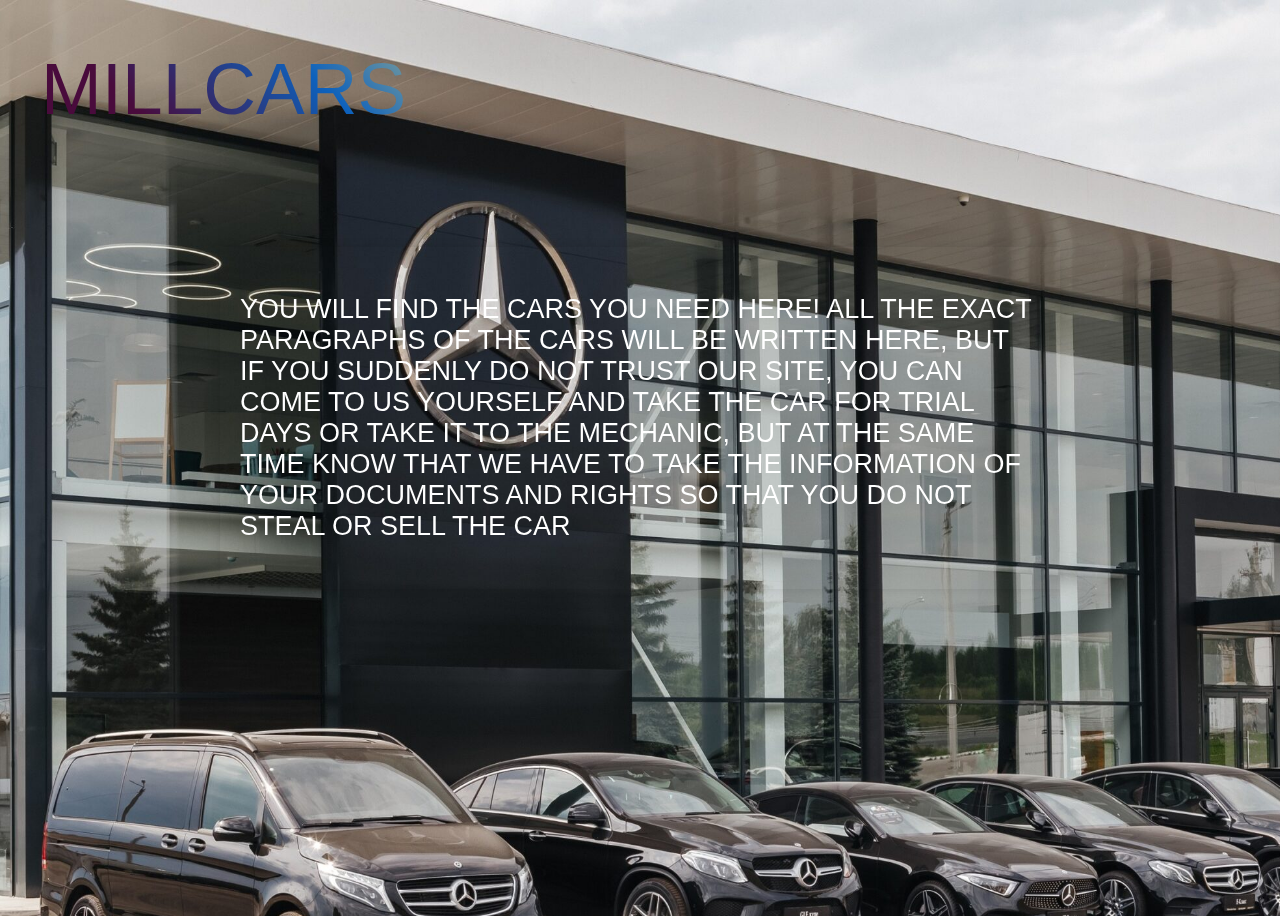
<file: aboutus.html>
<!DOCTYPE html>
<html lang="en">
<head>
    <meta charset="UTF-8">
    <meta name="viewport" content="width=device-width, initial-scale=1.0">
    <title>About Us</title>
    <link rel="stylesheet" href="styleabout.css">
</head>
<body>

    <div class="firmname">
        <p>MILLCARS</p>
    </div>

    <div class="info2">
        <p>You will find the cars you need here!
            All the exact paragraphs of the cars will be written here, 
            but if you suddenly do not trust our site, 
            you can come to us yourself and take the car for trial days or take it to the mechanic,
             but at the same time know that we have to take the information of your documents and rights so that you do not steal or sell the car
            </p>
    </div>




    <div >  

   

    </div>
</body>
</html>
</file>
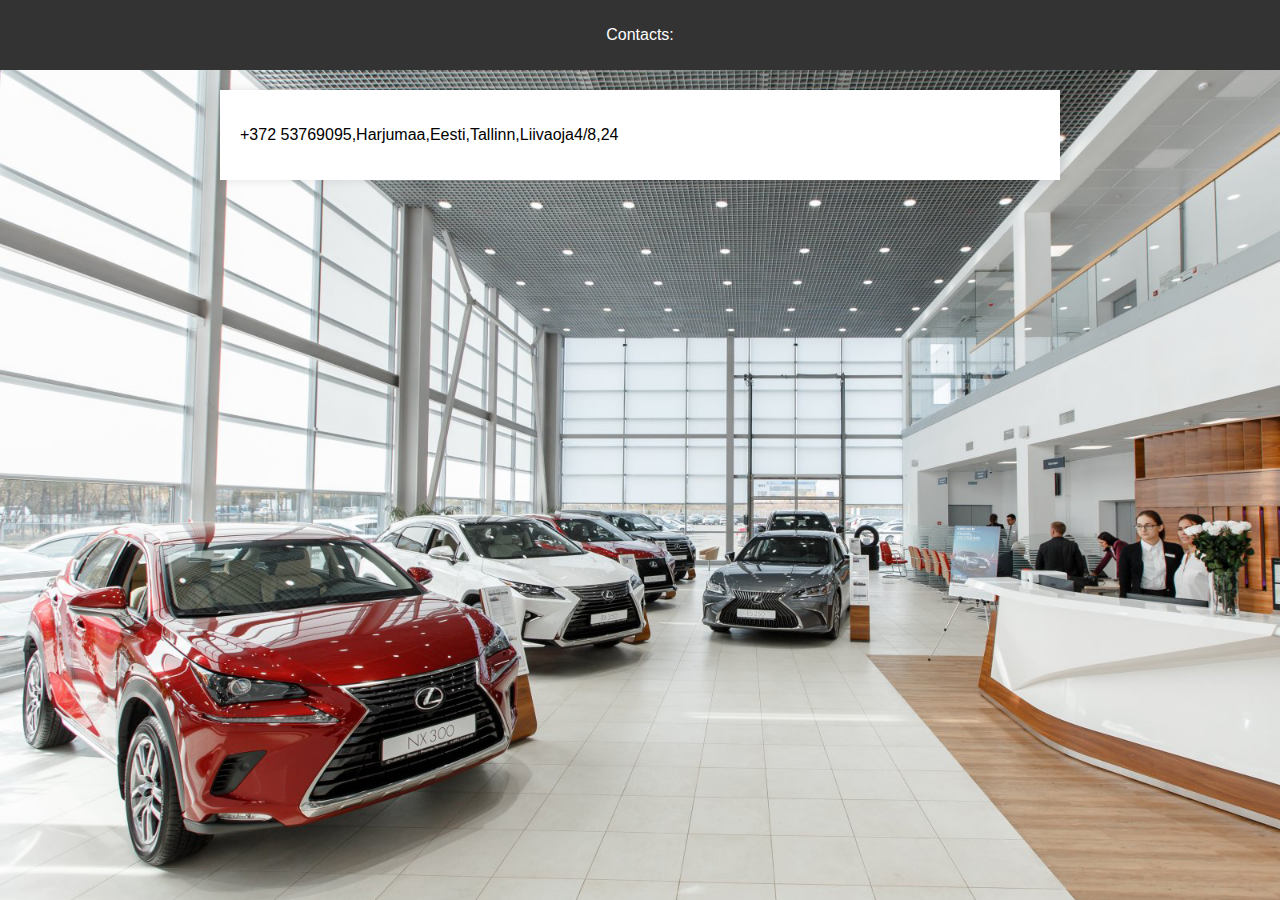
<file: contacts.html>
<!DOCTYPE html>
<html lang="en">
<head>
    <meta charset="UTF-8">
    <meta name="viewport" content="width=device-width, initial-scale=1.0">
    <title>Contacts</title>
    <link rel="stylesheet" href="contactsstyle.css">
</head>
<body>
    <div class="info3">
        <p data-translate="greeting">Contacts:</p>
        
    </div>
<div id="content" class="info4">
    
    <p>+372 53769095,Harjumaa,Eesti,Tallinn,Liivaoja4/8,24</p>

</div>
    



</body>
</html>
</file>
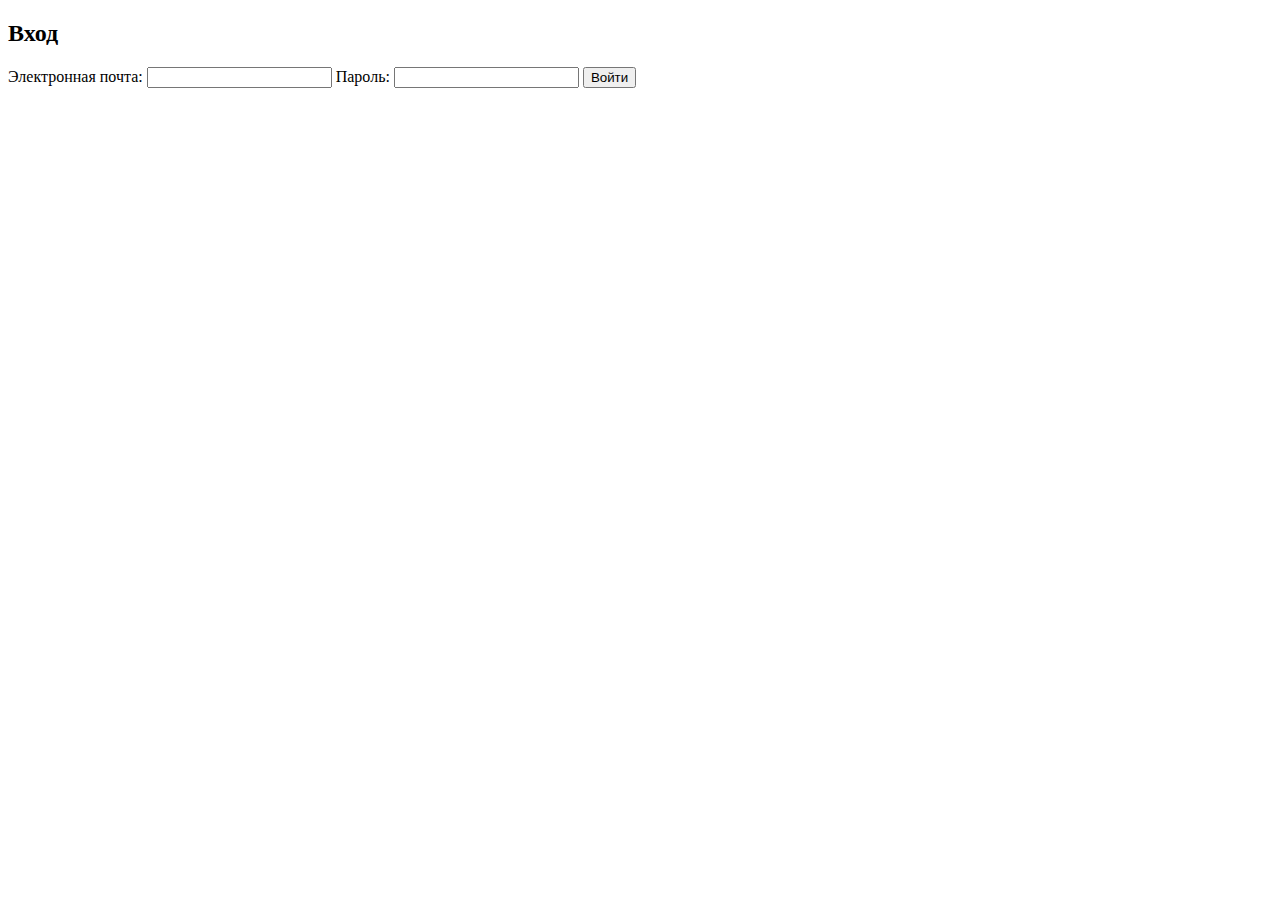
<file: log.html>
<!DOCTYPE html>
<html lang="en">
<head>
    <meta charset="UTF-8">
    <meta name="viewport" content="width=device-width, initial-scale=1.0">
    <title>Вход</title>
</head>
<body>
    <h2>Вход</h2>
    <form action="/login" method="post">
        <label for="email">Электронная почта:</label>
        <input type="email" id="email" name="email" required>

        <label for="password">Пароль:</label>
        <input type="password" id="password" name="password" required>

        <button type="submit">Войти</button>
    </form>
    <form method="post" action="/login">
        <!-- Поля формы входа -->
    </form>
</body>
</html>
</file>
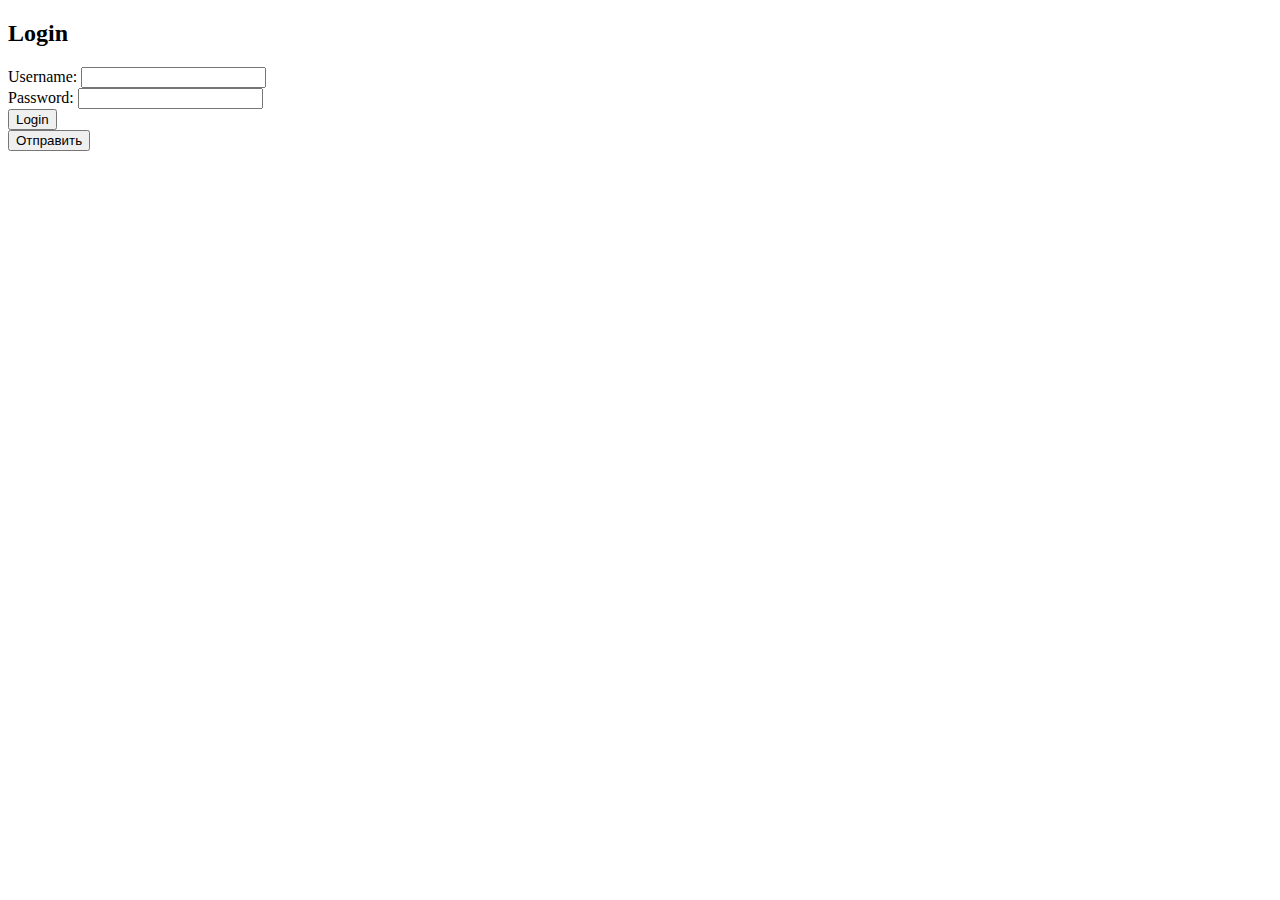
<file: login.html>
<!DOCTYPE html>
<html lang="en">
<head>
    <meta charset="UTF-8">
    <meta name="viewport" content="width=device-width, initial-scale=1.0">
    <title>Login Page</title>
</head>
<body>
    <h2>Login</h2>
    <form id="loginForm">
        <label for="username">Username:</label>
        <input type="text" id="username" name="username" required>
        <br>
        <label for="password">Password:</label>
        <input type="password" id="password" name="password" required>
        <br>
        <button type="button" onclick="login()">Login</button>
    </form>

    <script>
        function login() {
            var username = document.getElementById("username").value;
            var password = document.getElementById("password").value;

            // Perform AJAX request to your server-side authentication endpoint
            // Here you would typically use a library like fetch or jQuery.ajax
            // to send a request to your server for authentication.

            // Assume authentication is successful for the sake of simplicity
            // and redirect the user back to the previous page.
            var previousPage = document.referrer || "/";
            window.location.href = previousPage;
        }
    </script>

<form method="post" action="process.php">
    <input type="hidden" name="csrf_token" value="<?php echo $csrfToken; ?>">
    <!-- Остальные поля формы -->
    <button type="submit">Отправить</button>
</form>

</body>
</html>
</file>
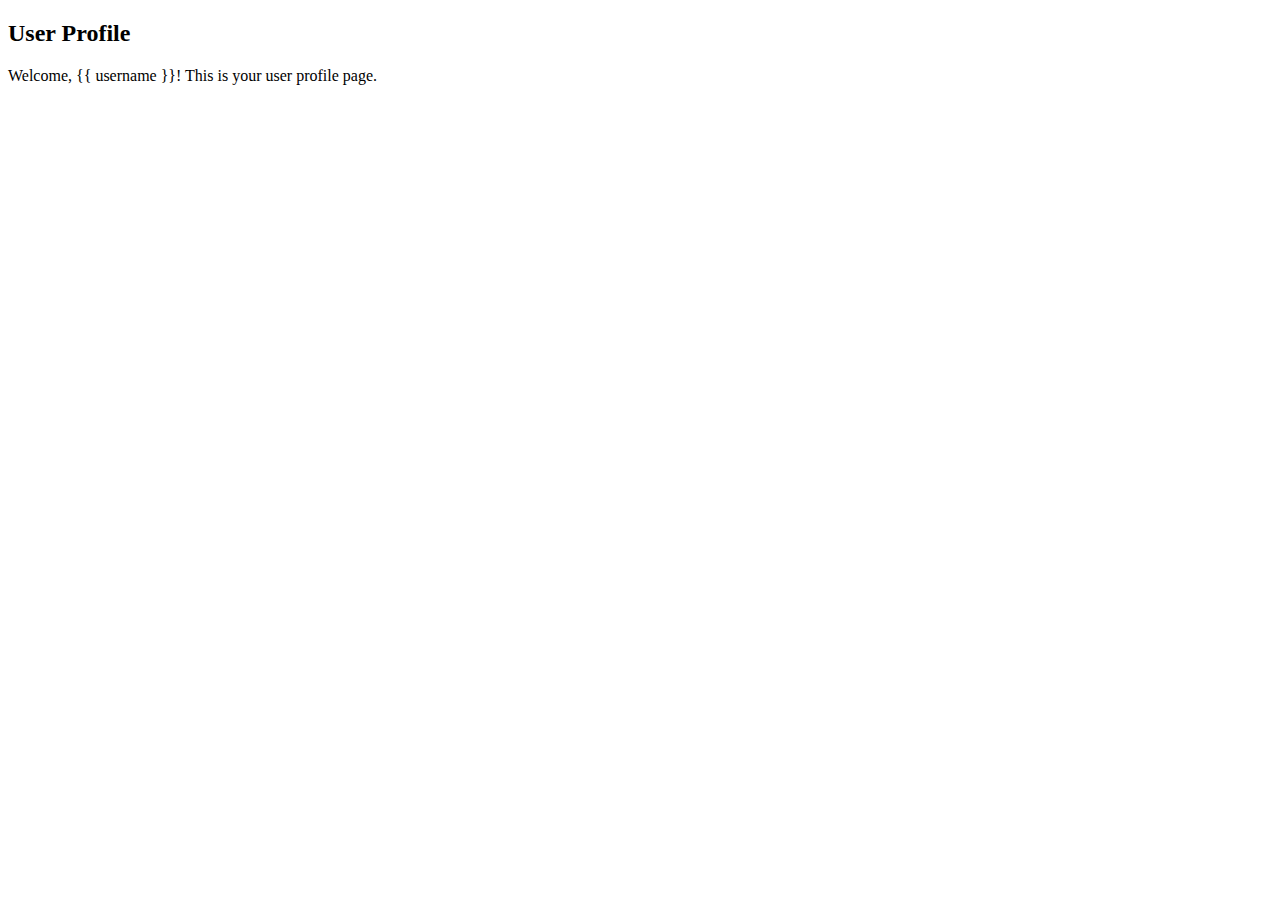
<file: profile.html>
<!DOCTYPE html>
<html lang="en">
<head>
    <meta charset="UTF-8">
    <meta name="viewport" content="width=device-width, initial-scale=1.0">
    <title>User Profile</title>
</head>
<body>
    <h2>User Profile</h2>
    <p>Welcome, {{ username }}! This is your user profile page.</p>
</body>
</html>
</file>
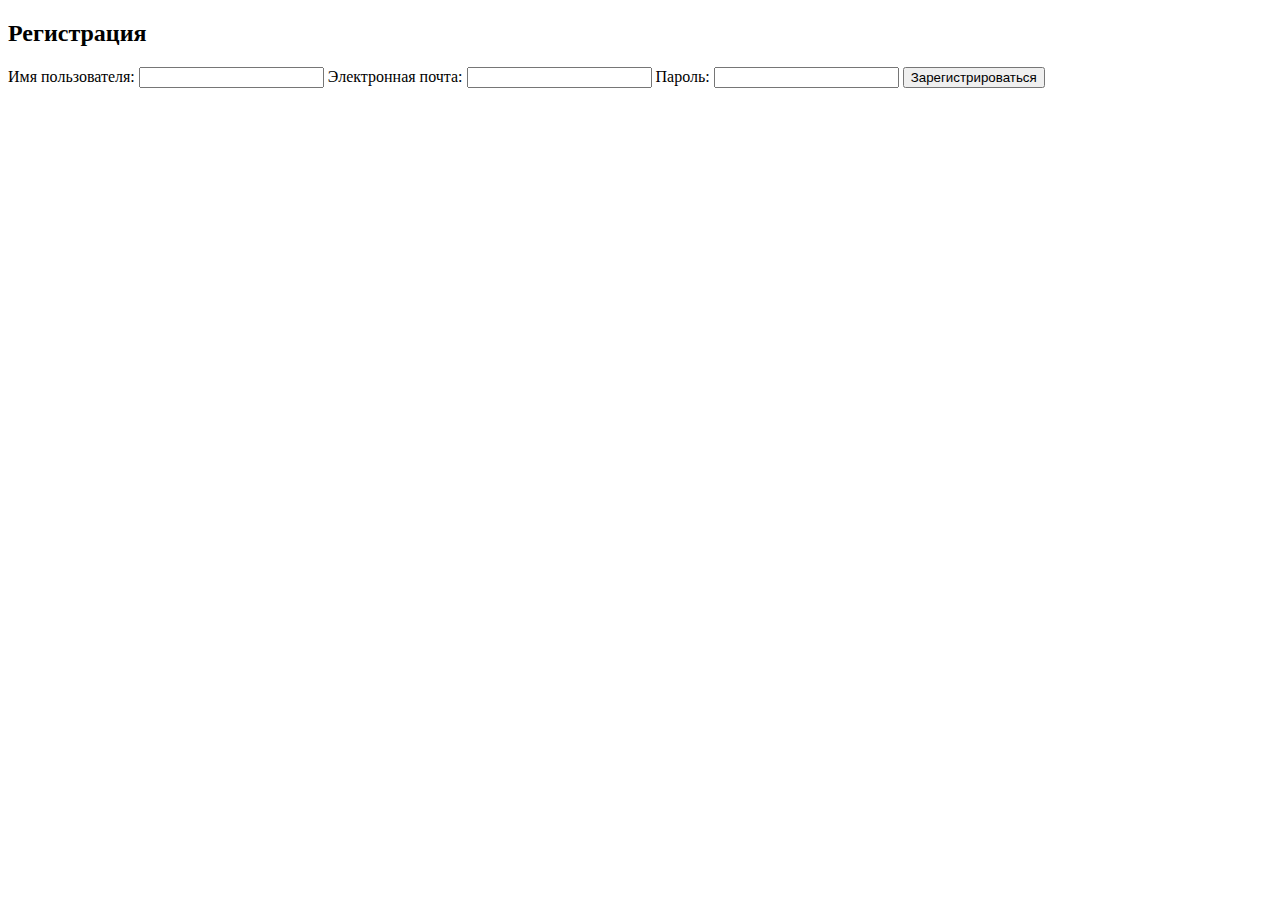
<file: reg.html>
<!DOCTYPE html>
<html lang="en">
<head>
    <meta charset="UTF-8">
    <meta name="viewport" content="width=device-width, initial-scale=1.0">
    <title>Регистрация</title>
</head>
<body>
    <h2>Регистрация</h2>
    <form action="/register" method="post">
        <label for="username">Имя пользователя:</label>
        <input type="text" id="username" name="username" required>

        <label for="email">Электронная почта:</label>
        <input type="email" id="email" name="email" required>

        <label for="password">Пароль:</label>
        <input type="password" id="password" name="password" required>

        <button type="submit">Зарегистрироваться</button>
    </form>


    <form method="post" action="/register">
        <!-- Поля формы регистрации -->
    </form>
</body>
</html>
</file>
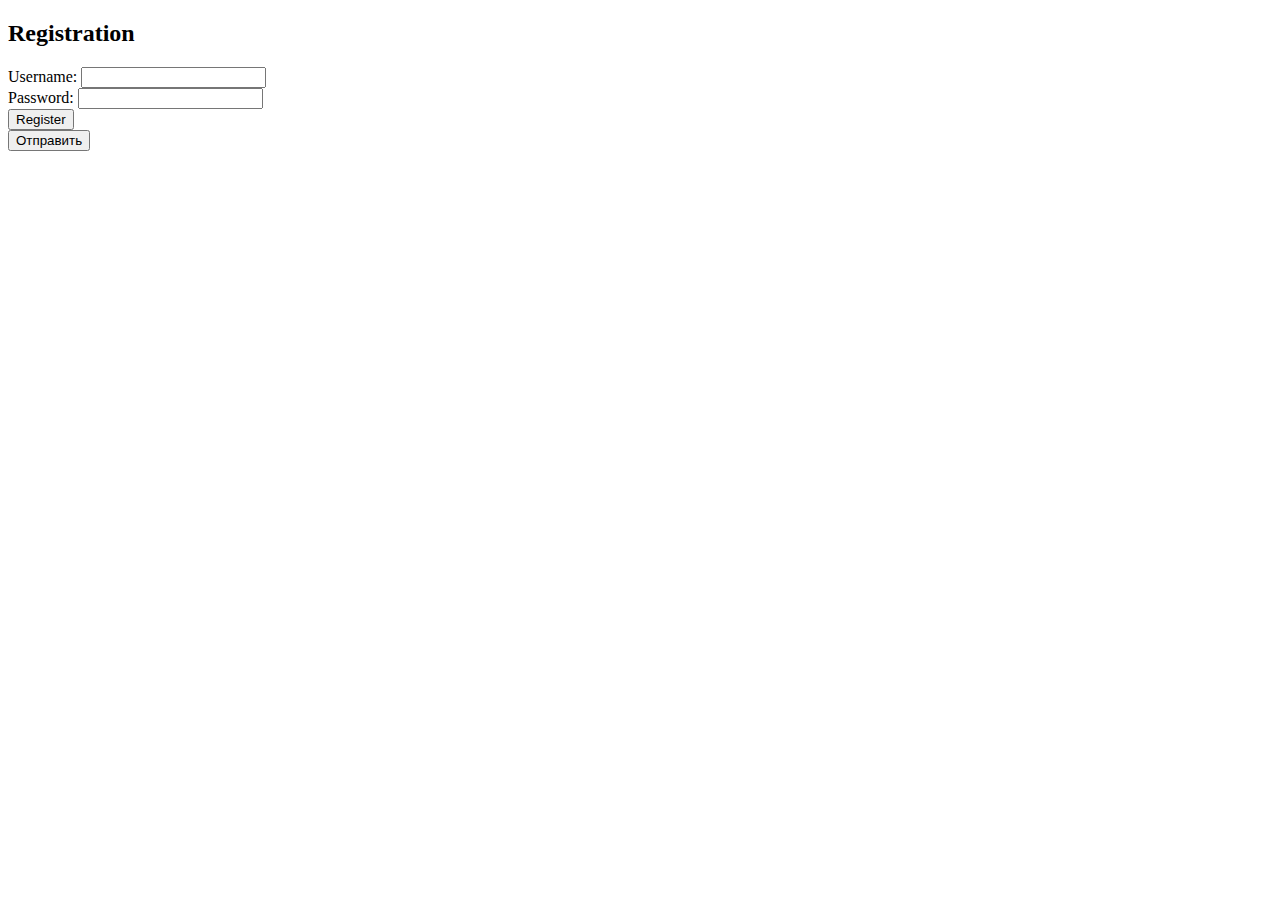
<file: register.html>
<!DOCTYPE html>
<html lang="en">
<head>
    <meta charset="UTF-8">
    <meta name="viewport" content="width=device-width, initial-scale=1.0">
    <title>Registration Page</title>
</head>
<body>
    <h2>Registration</h2>
    <form id="registerForm">
        <label for="username">Username:</label>
        <input type="text" id="username" name="username" required>
        <br>
        <label for="password">Password:</label>
        <input type="password" id="password" name="password" required>
        <br>
        <button type="button" onclick="register()">Register</button>
    </form>

    <script>
        function register() {
            var username = document.getElementById("username").value;
            var password = document.getElementById("password").value;

            // Perform AJAX request to your server-side registration endpoint
            // Here you would typically use a library like fetch or jQuery.ajax
            // to send a request to your server for user registration.

            // Assume registration is successful for the sake of simplicity
            // and redirect the user back to the previous page.
            var previousPage = document.referrer || "/";
            window.location.href = previousPage;
        }
    </script>

<form method="post" action="process.php">
    <input type="hidden" name="csrf_token" value="<?php echo $csrfToken; ?>">
    <!-- Остальные поля формы -->
    <button type="submit">Отправить</button>
</form>

</body>
</html>
</file>
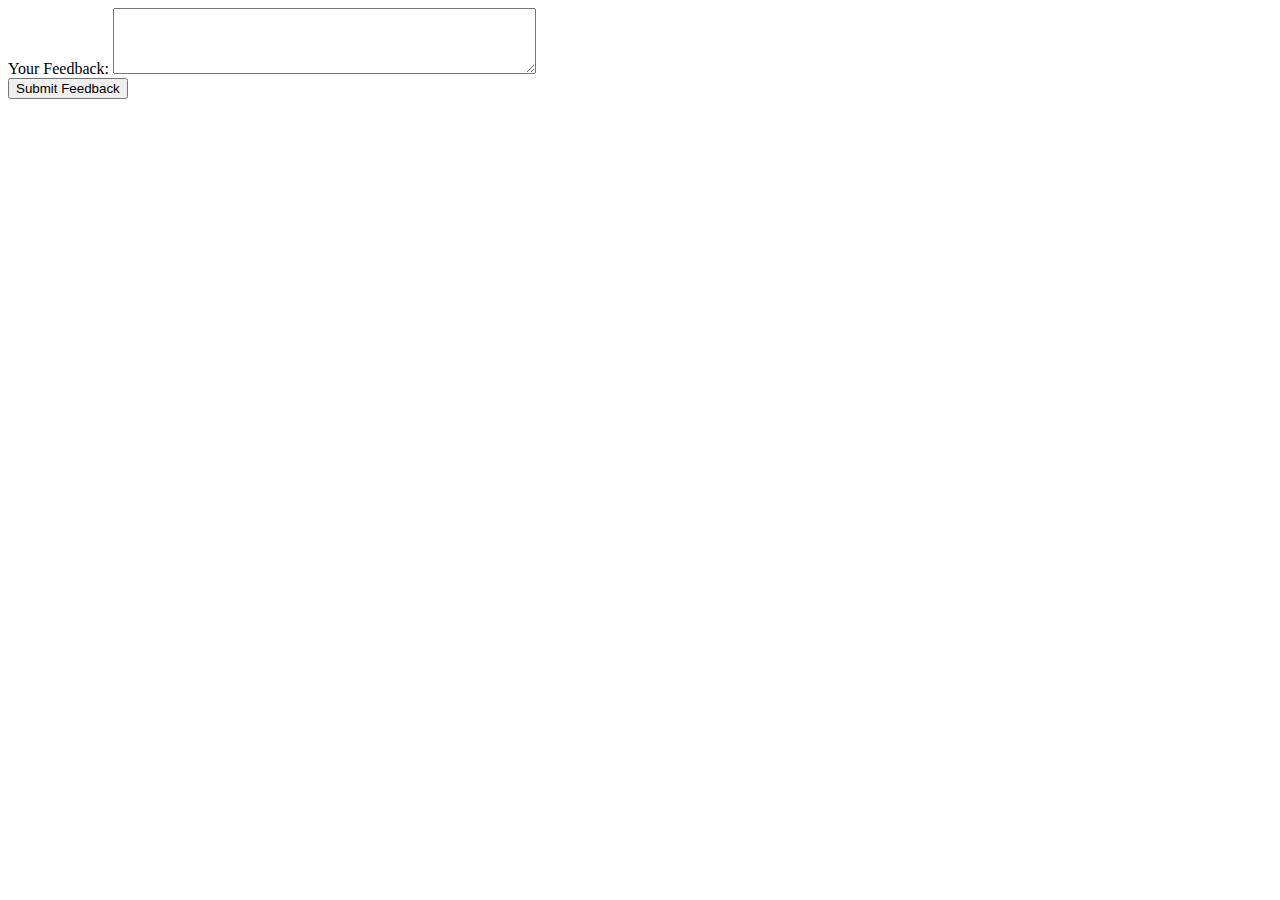
<file: Reviews.html>
<!DOCTYPE html>
<html lang="en">
<head>
    <meta charset="UTF-8">
    <meta name="viewport" content="width=device-width, initial-scale=1.0">
    <title>Feedback Form</title>
</head>
<body>

<form id="feedbackForm" onsubmit="submitFeedback(event)" action="process_feedback.php" method="post">
    <label for="feedback">Your Feedback:</label>
    <textarea id="feedback" name="feedback" rows="4" cols="50" required></textarea>
    <br>
    <button type="submit">Submit Feedback</button>
</form>

<script>
function submitFeedback(event) {
    // Отменяем стандартное поведение формы (перезагрузку страницы)
    event.preventDefault();

    // Отправка данных формы на сервер с использованием AJAX
    var feedbackText = document.getElementById("feedback").value;

    var xhr = new XMLHttpRequest();
    xhr.open("POST", "process_feedback.php", true);
    xhr.setRequestHeader("Content-Type", "application/x-www-form-urlencoded");

    xhr.onreadystatechange = function() {
        if (xhr.readyState === 4) {
            if (xhr.status === 200) {
                // Обработка успешного ответа
                alert("Отзыв отправлен! Спасибо за ваш отзыв.");
                window.location.href = "thank_you.php"; // Перенаправление на другую страницу
            } else {
                // Обработка ошибки
                alert("Произошла ошибка при отправке отзыва.");
            }
        }
    };

    xhr.send("feedback=" + encodeURIComponent(feedbackText));
}
</script>

</body>
</html>
</file>
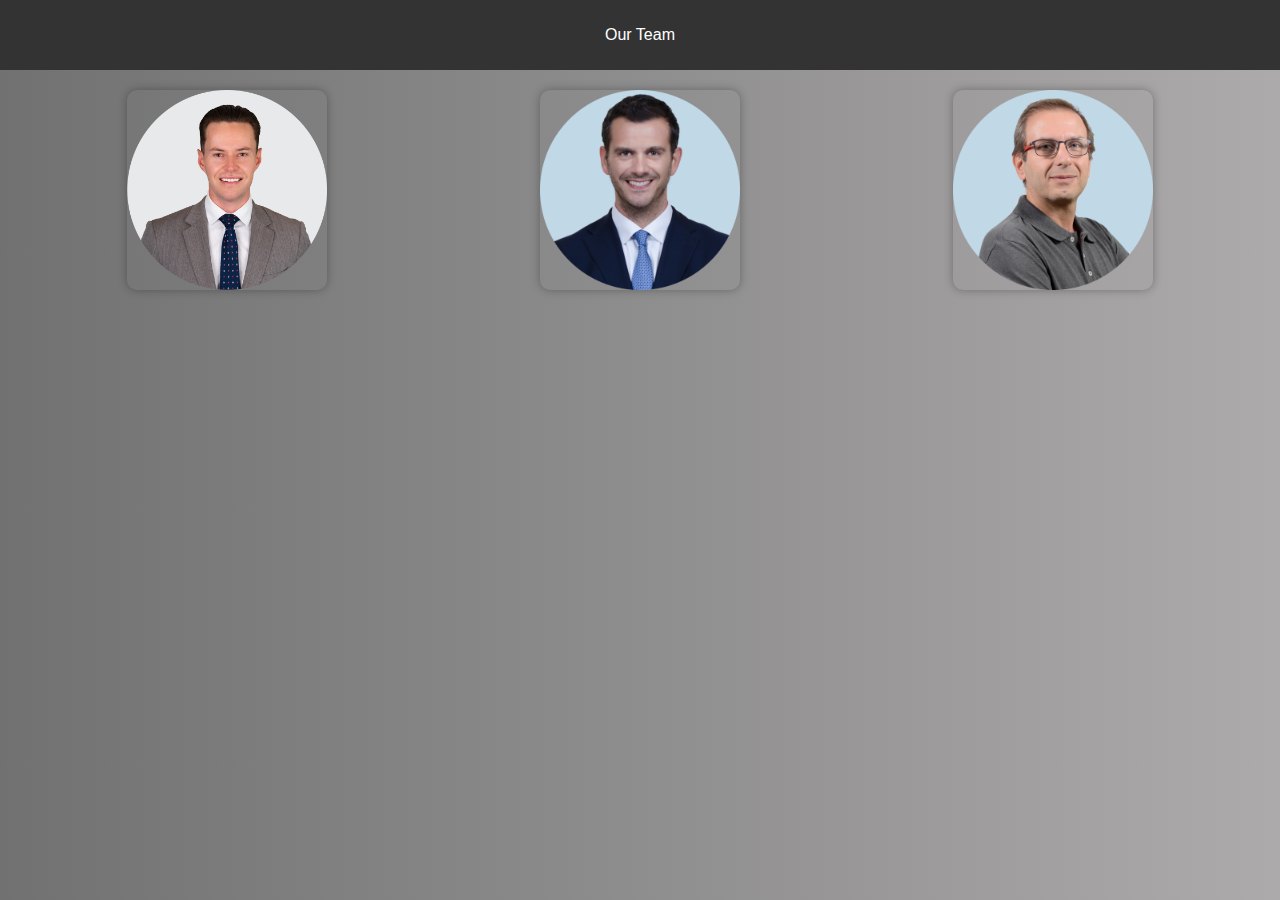
<file: support.html>
<!DOCTYPE html>
<html lang="en">
<head>
    <meta charset="UTF-8">
    <meta name="viewport" content="width=device-width, initial-scale=1.0">
    <title>Support</title>
    <link rel="stylesheet" href="supportstyle.css">
</head>
<body>
    <div class="commandinfo">
        <p>Our Team</p>
    </div>

    <div class="img5">
     <img src="bisness.png" alt="">
     <img src="bisness2.png" alt="" >
     <img src="bisness3.png" alt="" >
    </div>
</body>
</html>
</file>
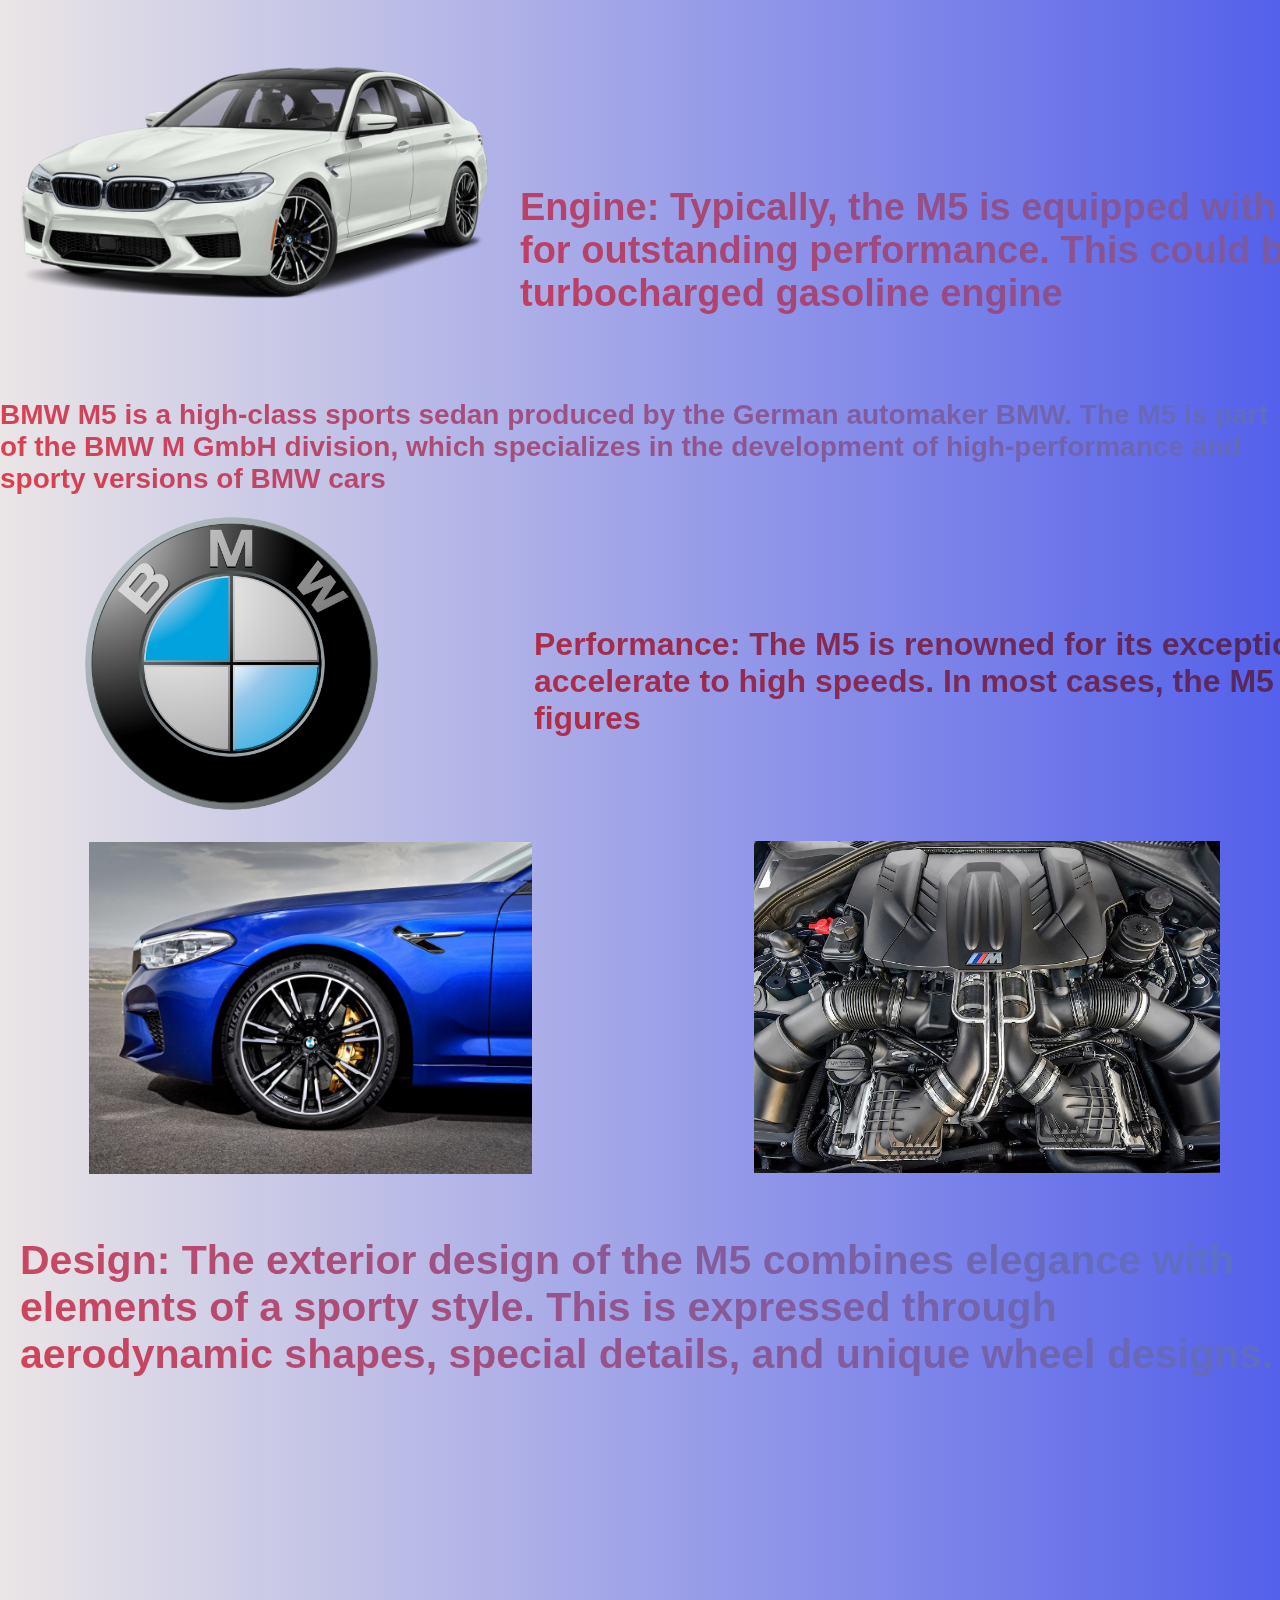
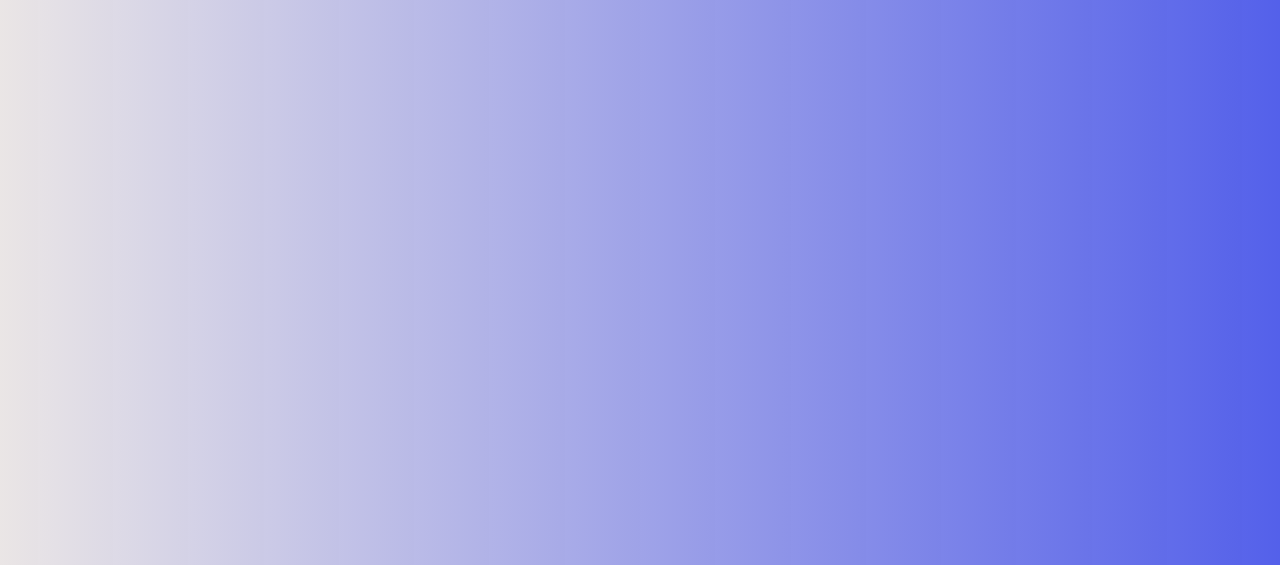
<file: Vehicles.html>
<!DOCTYPE html>
<html lang="en">
<head>
    <meta charset="UTF-8">
    <meta name="viewport" content="width=device-width, initial-scale=1.0">
    <title>Vehicles</title>
    <link rel="stylesheet" href="vhstyle.css" >
</head>
<body>
    <img src="BMWM5.png" class="bmw">
    <p class="textbmw">BMW M5 is a high-class sports sedan produced by the German automaker BMW. 
        The M5 is part of the BMW M GmbH division,
         which specializes in the development of high-performance and sporty versions of BMW cars</p>
         <p class="textbmw1"><br>Engine: Typically,
             the M5 is equipped with a powerful engine designed for outstanding performance.
             This could be a highly efficient turbocharged gasoline engine</br></p>
             <p class="textbmw2"><br>
                Performance: The M5 is renowned for its exceptional dynamics and the 
                ability to accelerate to high speeds.
                 In most cases,
                 the M5 offers impressive performance figures  
               </br></p>
               <img class="bmw1" src="bmw3.png" alt="bmw">
               <img class="bmw6" src="dvigatel.jpg" alt="BMW">

               <p class="text9"><a>Design: The exterior design of the M5 combines elegance with elements of a sporty style.
                 This is expressed through aerodynamic shapes,
                 special details, and unique wheel designs.</a></p>

                 <img class="bmw7" src="bmwdisks.jpg" alt="BMW">

</body>
</html>
</file>
<file: styleabout.css>
.firmname{
    position: relative;
    bottom: 44px;
    left: 23px;
    display: flex;
    color: rgb(255, 255, 255);
    font-family: 'Gill Sans', 'Gill Sans MT', Calibri, 'Trebuchet MS', sans-serif;
    font-weight: 100;
    font-size: 73px;
    text-shadow: 10px;
    text-transform: uppercase;
    background: linear-gradient(45deg, #490b3c 33%, #0D61BC 66%, #d6d58af0);
    -webkit-background-clip: text;
    -webkit-text-fill-color: transparent;
    color: #e5b8e7;
    display: table;
}



body{
    background: linear-gradient(-90deg,rgba(0, 0, 0, 0.852),rgb(188, 176, 176),rgb(113, 113, 113));
    background: url('cars4.jpg') repeat;
    background-size: 130% 130%;
    height: 100vh;
    animation: gradient 21s ease infinite;
}


@keyframes gradient {
    0%{
     background-position: 0% 20%;
    }

    20%{
        background-position: 20% 50%;
    }

    50%{
        background-position: 50% 70%;
    }

    70%{
        background-position: 100% 70%;
    }

    100%{
        background-position: 0% 20%;
    }
}





.firmname {
    background-color: #333;
    color: #5d5c5c;
    text-align: center;
    padding: 10px;
}

.info2 {
    display: flex;
    position: relative;
    font-family: 'Lucida Sans', 'Lucida Sans Regular', 'Lucida Grande', 'Lucida Sans Unicode', Geneva, Verdana, sans-serif;
    max-width: 800px;
    margin: 20px auto;
    padding: 20px;
    background-color: #fff;
    box-shadow: 0 0 10px rgba(0, 0, 0, 0.1);
    text-shadow: 10px;
    text-transform: uppercase;
    background: linear-gradient(45deg, #ffffff 33%, #ffffff 66%, rgb(255, 255, 255));
    -webkit-background-clip: text;
    -webkit-text-fill-color: transparent;
    color: #000000;
    display: table;
    font-size: 27px;
    bottom: 30px;
}


/* Стили для общего использования */

/* Медиа-запрос для мобильных устройств */
@media only screen and (max-width: 767px) {
    /* Стили для мобильных устройств */
}

/* Медиа-запрос для планшетов и более крупных устройств */
@media only screen and (min-width: 768px) and (max-width: 1023px) {
    /* Стили для планшетов и более крупных устройств */
}

/* Медиа-запрос для компьютеров и более крупных устройств */
@media only screen and (min-width: 1024px) {
    /* Стили для компьютеров и более крупных устройств */
}


@media screen and (min-width: 320px) and (max-width: 480px){     }

@media screen and (min-width: 480px) and (max-width: 600px){     }

@media screen and (min-width: 600px) and (max-width: 768px){     }

@media screen and (min-width: 768px) and (max-width: 1024px){     }

@media screen and (min-width: 1024px) and (max-width: 1280px){     }


@media only screen and (min-width: 320px) and (max-width: 1280px) {

}
</file>
<file: contactsstyle.css>
body{
    background: linear-gradient(-90deg,rgba(0, 0, 0, 0.852),rgb(214, 210, 210),rgb(113, 113, 113));
    background: url('cars3.jpg') repeat;
    background-size: 100% ;
    height: 100vh;
    animation: gradient 21s ease infinite;
}


@keyframes gradient {
    0%{
     background-position: 0% 20%;
    }

    20%{
        background-position: 20% 50%;
    }

    50%{
        background-position: 50% 70%;
    }

    70%{
        background-position: 100% 70%;
    }

    100%{
        background-position: 0% 20%;
    }
}




body {
    font-family: 'Arial', sans-serif;
    margin: 0;
    padding: 0;
    background-color: #f0f0f0;
}

.info3 {
    background-color: #333;
    color: #fff;
    text-align: center;
    padding: 10px;
}

.info4 {
    max-width: 800px;
    margin: 20px auto;
    padding: 20px;
    background-color: #fff;
    box-shadow: 0 0 10px rgba(0, 0, 0, 0.1);
}

.info3{
    color: rgb(255, 255, 255);
    font-family: 'Gill Sans', 'Gill Sans MT', Calibri, 'Trebuchet MS', sans-serif;
    text-shadow: 37px;
}


/* Стили для общего использования */

/* Медиа-запрос для мобильных устройств */
@media only screen and (max-width: 767px) {
    /* Стили для мобильных устройств */
}

/* Медиа-запрос для планшетов и более крупных устройств */
@media only screen and (min-width: 768px) and (max-width: 1023px) {
    /* Стили для планшетов и более крупных устройств */
}

/* Медиа-запрос для компьютеров и более крупных устройств */
@media only screen and (min-width: 1024px) {
    /* Стили для компьютеров и более крупных устройств */
}


@media screen and (min-width: 320px) and (max-width: 480px){     }

@media screen and (min-width: 480px) and (max-width: 600px){     }

@media screen and (min-width: 600px) and (max-width: 768px){     }

@media screen and (min-width: 768px) and (max-width: 1024px){     }

@media screen and (min-width: 1024px) and (max-width: 1280px){     }


@media only screen and (min-width: 320px) and (max-width: 1280px) {

}
</file>
<file: supportstyle.css>
body{
    background: linear-gradient(-90deg,rgba(0, 0, 0, 0.852),rgb(214, 210, 210),rgb(113, 113, 113));
    background-size: 340% 340%;
    height: 100vh;
    animation: gradient 21s ease infinite;
}


@keyframes gradient {
    0%{
     background-position: 0% 20%;
    }

    20%{
        background-position: 20% 50%;
    }

    50%{
        background-position: 50% 70%;
    }

    70%{
        background-position: 100% 70%;
    }

    100%{
        background-position: 0% 20%;
    }
}



body {
    font-family: 'Gill Sans', 'Gill Sans MT', Calibri, 'Trebuchet MS', sans-serif;
    margin: 0;
    padding: 0;
    background-color: #f0f0f0;
}

.commandinfo {
    background-color: #333;
    color: #fff;
    text-align: center;
    padding: 10px;
}

.img5 {
    display: flex;
    justify-content: space-around;
    align-items: center;
    padding: 20px;
}

.img5 img {
    width: 200px; 
    border-radius: 10px;
    box-shadow: 0 0 10px rgba(0, 0, 0, 0.3);
}


/* Стили для общего использования */

/* Медиа-запрос для мобильных устройств */
@media only screen and (max-width: 767px) {
    /* Стили для мобильных устройств */
}

/* Медиа-запрос для планшетов и более крупных устройств */
@media only screen and (min-width: 768px) and (max-width: 1023px) {
    /* Стили для планшетов и более крупных устройств */
}

/* Медиа-запрос для компьютеров и более крупных устройств */
@media only screen and (min-width: 1024px) {
    /* Стили для компьютеров и более крупных устройств */
}



@media screen and (min-width: 320px) and (max-width: 480px){     }

@media screen and (min-width: 480px) and (max-width: 600px){     }

@media screen and (min-width: 600px) and (max-width: 768px){     }

@media screen and (min-width: 768px) and (max-width: 1024px){     }

@media screen and (min-width: 1024px) and (max-width: 1280px){     }


@media only screen and (min-width: 320px) and (max-width: 1280px) {

}
</file>
<file: vhstyle.css>
.bmw {
    position: relative;
    height: 367px;
    transition: transform 0.3s ease; /* Добавляем анимацию при изменении размера */
    left: 10px;

}

.bmw:hover {
    transform: scale(1.1); /* Увеличиваем размер на 10% при наведении */
}

.textbmw {
    display: flex;
    position: relative;
    font-family: 'Franklin Gothic Medium', 'Arial Narrow', Arial, sans-serif;
    color: rgba(22, 78, 199, 0.749);
    font-size: 28px;
    box-shadow: 100px;
    background-clip: text;
    color: transparent;
    font-weight: bold;
    background-image: linear-gradient(45deg, #ff0000c7, #5079d2, #3700ff, #ffffff8c);
    background-size: 400% 400%;
    animation: gradientAnimation 18s infinite;
}

@keyframes gradientAnimation {
    0% {
        background-position: 0% 50%;
    }
    50% {
        background-position: 100% 50%;
    }
    100% {
        background-position: 0% 50%;
    }
}


.textbmw1 {
    display: flex;
    position: relative;
    bottom: 390px;
    font-family: 'Franklin Gothic Medium', 'Arial Narrow', Arial, sans-serif;
    color: rgba(2, 27, 81, 0.895);
    font-size: 38px;
    left: 520px;
    box-shadow: 100px;
    background-clip: text;
    color: transparent;
    font-weight: bold;
    background-image: linear-gradient(45deg, #ff0000c7, #5079d2, #3700ff, #ffffff8c);
    background-size: 400% 400%;
    animation: gradientAnimation 10s infinite;
}

@keyframes gradientAnimation {
    0% {
        background-position: 0% 50%;
    }
    50% {
        background-position: 100% 50%;
    }
    100% {
        background-position: 0% 50%;
    }
}


.textbmw2 {
    display: flex;
    position: relative;
    font-family: 'Franklin Gothic Medium', 'Arial Narrow', Arial, sans-serif;
    color: rgba(47, 72, 125, 0.895);
    font-size: 32px;
    bottom: 154px;
    left: 534px;
    box-shadow: 100px;
    background-clip: text;
    color: transparent;
    font-weight: bold;
    background-image: linear-gradient(45deg, #fe0707c7, #0d2f72, #5224dea1, #c4e5628c);
    background-size: 400% 400%;
    animation: gradientAnimation 3s infinite;
}

@keyframes gradientAnimation {
    0% {
        background-position: 0% 50%;
    }
    50% {
        background-position: 100% 50%;
    }
    100% {
        background-position: 0% 50%;
    }
}


.bmw1 {
    display: flex;
    position: relative;
    height: 347px;
    bottom: 433px;
}



body {
    background: linear-gradient(to right, #e4dedec4, #0b1de1b3);
    /* Замените цвета на те, которые вы хотите использовать */
    margin: 0;
    padding: 0;
    height: 130vh;
    font-family: Arial, sans-serif;
    animation: gradient 21s ease infinite;
}


@keyframes gradient {
    0%{
     background-position: 0% 20%;
    } 

    20%{
        background-position: 20% 50%;
    }

    50%{
        background-position: 50% 70%;
    }

    70%{
        background-position: 100% 70%;
    }

    100%{
        background-position: 0% 20%;
    }
}


.bmw:hover {
    transform: scale(1.1); /* Увеличиваем размер на 10% при наведении */
    filter: drop-shadow(0 0 5px rgba(0, 0, 255, 0.7)); /* Добавляем синюю подцветку */
}

.bmw1:hover {
    transform: scale(1.23); /* Увеличиваем размер на 23% при наведении */
    filter: drop-shadow(0 0 5px rgba(0, 0, 255, 0.7)); /* Добавляем синюю подцветку */
}


.bmw3{
    position: relative;
    height: 367px;
    transition: transform 0.3s ease; /* Добавляем анимацию при изменении размера */
    left: 10px;

}



.bmw6:hover {
    transform: scale(1.17); /* Увеличиваем размер на 23% при наведении */
    filter: drop-shadow(0 0 5px rgba(255, 255, 255, 0.7)); /* Добавляем синюю подцветку */
    position: relative;
}


.bmw6{
    position: relative;
    height: 332px;
    left: 754px;
    bottom: 429px;
}



.text9{
    display: flex;
    position: relative;
    bottom: 410px;
    font-family: 'Franklin Gothic Medium', 'Arial Narrow', Arial, sans-serif;
    color: rgba(2, 27, 81, 0.895);
    font-size: 41px;
    left: 20px;
    box-shadow: 100px;
    background-clip: text;
    color: transparent;
    font-weight: bold;
    background-image: linear-gradient(45deg, #ff0000c7, #5079d2, #3700ff, #ffffff8c);
    background-size: 400% 400%;
    animation: gradientAnimation 4s infinite;
}

@keyframes gradientAnimation {
    0% {
        background-position: 0% 50%;
    }
    50% {
        background-position: 100% 50%;
    }
    100% {
        background-position: 0% 50%;
    }
}



.bmw7{
    position: relative;
    height: 332px;
    left: 89px;
    bottom: 987px;
}

.bmw7:hover {
    transform: scale(1.09); /* Увеличиваем размер на 23% при наведении */
    filter: drop-shadow(0 0 5px rgba(255, 255, 255, 0.7)); /* Добавляем синюю подцветку */
    position: relative;
}


/* Стили для общего использования */

/* Медиа-запрос для мобильных устройств */
@media only screen and (max-width: 767px) {
    /* Стили для мобильных устройств */
}

/* Медиа-запрос для планшетов и более крупных устройств */
@media only screen and (min-width: 768px) and (max-width: 1023px) {
    /* Стили для планшетов и более крупных устройств */
}

/* Медиа-запрос для компьютеров и более крупных устройств */
@media only screen and (min-width: 1024px) {
    /* Стили для компьютеров и более крупных устройств */
}

@media screen and (min-width: 320px) and (max-width: 480px){     }

@media screen and (min-width: 480px) and (max-width: 600px){     }

@media screen and (min-width: 600px) and (max-width: 768px){     }

@media screen and (min-width: 768px) and (max-width: 1024px){     }

@media screen and (min-width: 1024px) and (max-width: 1280px){     }


@media only screen and (min-width: 320px) and (max-width: 1280px) {

}
</file>
